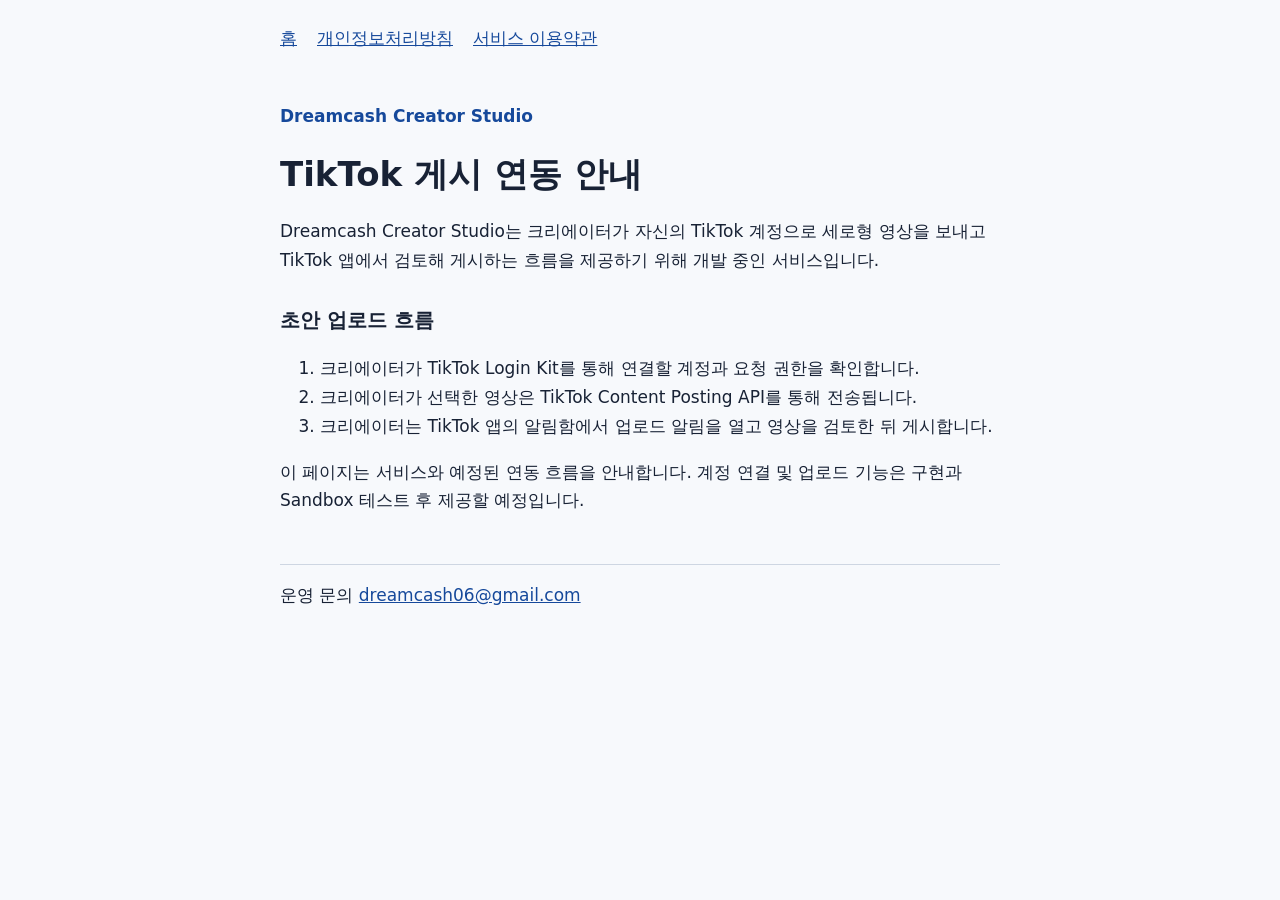
<file: apps/tiktok/index.html>
<!doctype html>
<html lang="ko">
<head>
  <meta charset="utf-8">
  <meta name="viewport" content="width=device-width, initial-scale=1">
  <title>TikTok 게시 연동 안내 | Dreamcash Creator Studio</title>
  <style>
    body { max-width: 720px; margin: auto; padding: 24px; font: 17px/1.7 system-ui, sans-serif; color: #182235; background: #f7f9fc; }
    a { color: #16499b; } nav { display: flex; flex-wrap: wrap; gap: 8px 20px; }
    main { padding: 32px 0; } h1 { line-height: 1.2; } h2 { margin-top: 28px; font-size: 1.25rem; }
    .eyebrow { font-weight: 700; color: #16499b; } footer { border-top: 1px solid #ced6e2; padding: 16px 0; }
  </style>
</head>
<body>
  <nav aria-label="서비스 안내"><a href="./">홈</a><a href="./privacy.html">개인정보처리방침</a><a href="./terms.html">서비스 이용약관</a></nav>
  <main><p class="eyebrow">Dreamcash Creator Studio</p><h1>TikTok 게시 연동 안내</h1>
<p>Dreamcash Creator Studio는 크리에이터가 자신의 TikTok 계정으로 세로형 영상을 보내고 TikTok 앱에서 검토해 게시하는 흐름을 제공하기 위해 개발 중인 서비스입니다.</p>
<h2>초안 업로드 흐름</h2>
<ol><li>크리에이터가 TikTok Login Kit를 통해 연결할 계정과 요청 권한을 확인합니다.</li><li>크리에이터가 선택한 영상은 TikTok Content Posting API를 통해 전송됩니다.</li><li>크리에이터는 TikTok 앱의 알림함에서 업로드 알림을 열고 영상을 검토한 뒤 게시합니다.</li></ol>
<p>이 페이지는 서비스와 예정된 연동 흐름을 안내합니다. 계정 연결 및 업로드 기능은 구현과 Sandbox 테스트 후 제공할 예정입니다.</p></main>
  <footer>운영 문의 <a href="mailto:dreamcash06@gmail.com">dreamcash06@gmail.com</a></footer>
</body>
</html>
</file>
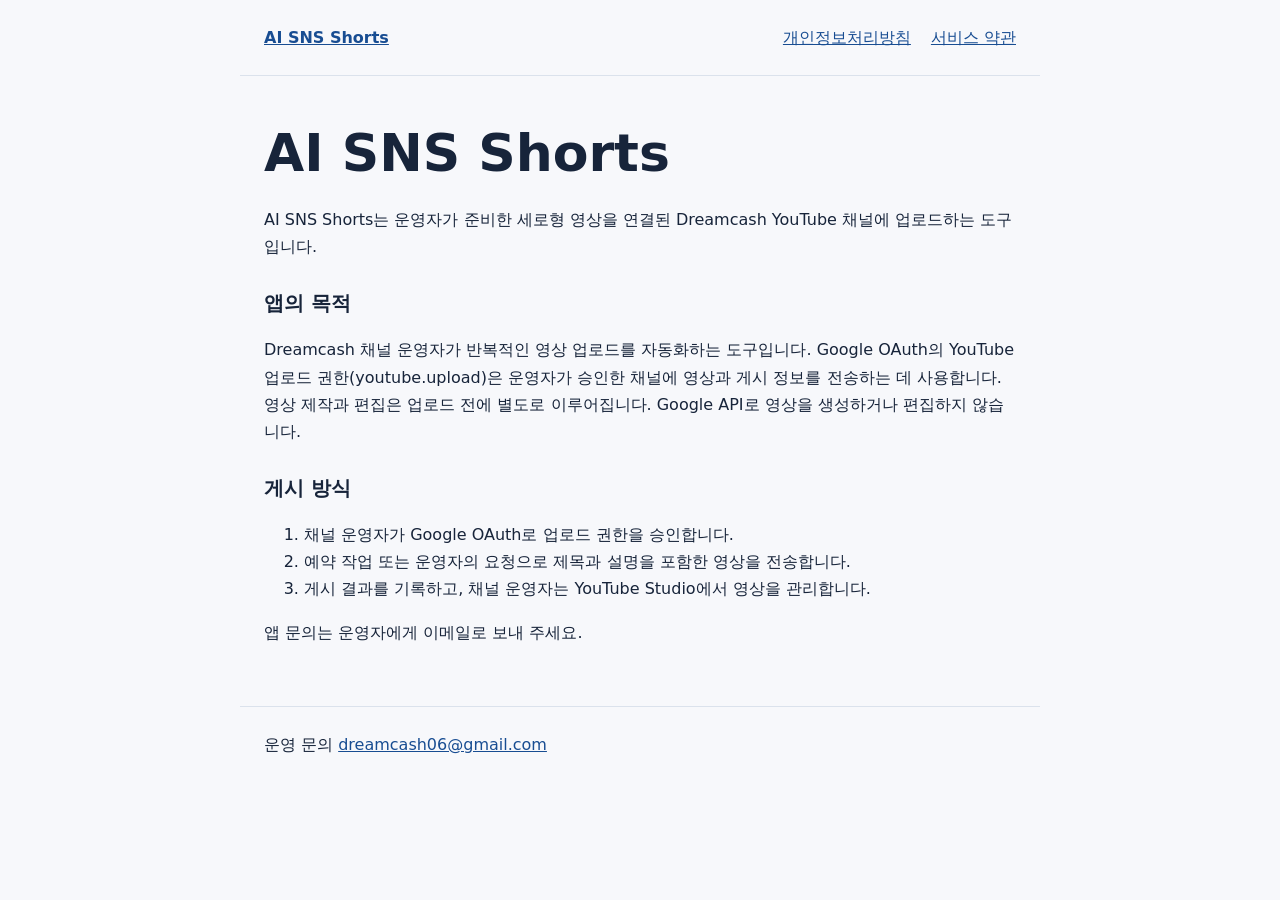
<file: apps/youtube/index.html>
<!doctype html>
<html lang="ko"><head><meta charset="utf-8"><meta name="viewport" content="width=device-width, initial-scale=1"><title>YouTube 쇼츠 자동 게시 | AI SNS Shorts</title><link rel="stylesheet" href="./style.css"></head>
<body><header><a href="./">AI SNS Shorts</a><nav aria-label="앱 안내"><a href="./privacy.html">개인정보처리방침</a><a href="./terms.html">서비스 약관</a></nav></header>
<main><h1>AI SNS Shorts</h1><p>AI SNS Shorts는 운영자가 준비한 세로형 영상을 연결된 Dreamcash YouTube 채널에 업로드하는 도구입니다.</p><h2>앱의 목적</h2><p>Dreamcash 채널 운영자가 반복적인 영상 업로드를 자동화하는 도구입니다. Google OAuth의 YouTube 업로드 권한(youtube.upload)은 운영자가 승인한 채널에 영상과 게시 정보를 전송하는 데 사용합니다. 영상 제작과 편집은 업로드 전에 별도로 이루어집니다. Google API로 영상을 생성하거나 편집하지 않습니다.</p><h2>게시 방식</h2><ol><li>채널 운영자가 Google OAuth로 업로드 권한을 승인합니다.</li><li>예약 작업 또는 운영자의 요청으로 제목과 설명을 포함한 영상을 전송합니다.</li><li>게시 결과를 기록하고, 채널 운영자는 YouTube Studio에서 영상을 관리합니다.</li></ol><p>앱 문의는 운영자에게 이메일로 보내 주세요.</p></main>
<footer>운영 문의 <a href="mailto:dreamcash06@gmail.com">dreamcash06@gmail.com</a></footer></body></html>
</file>
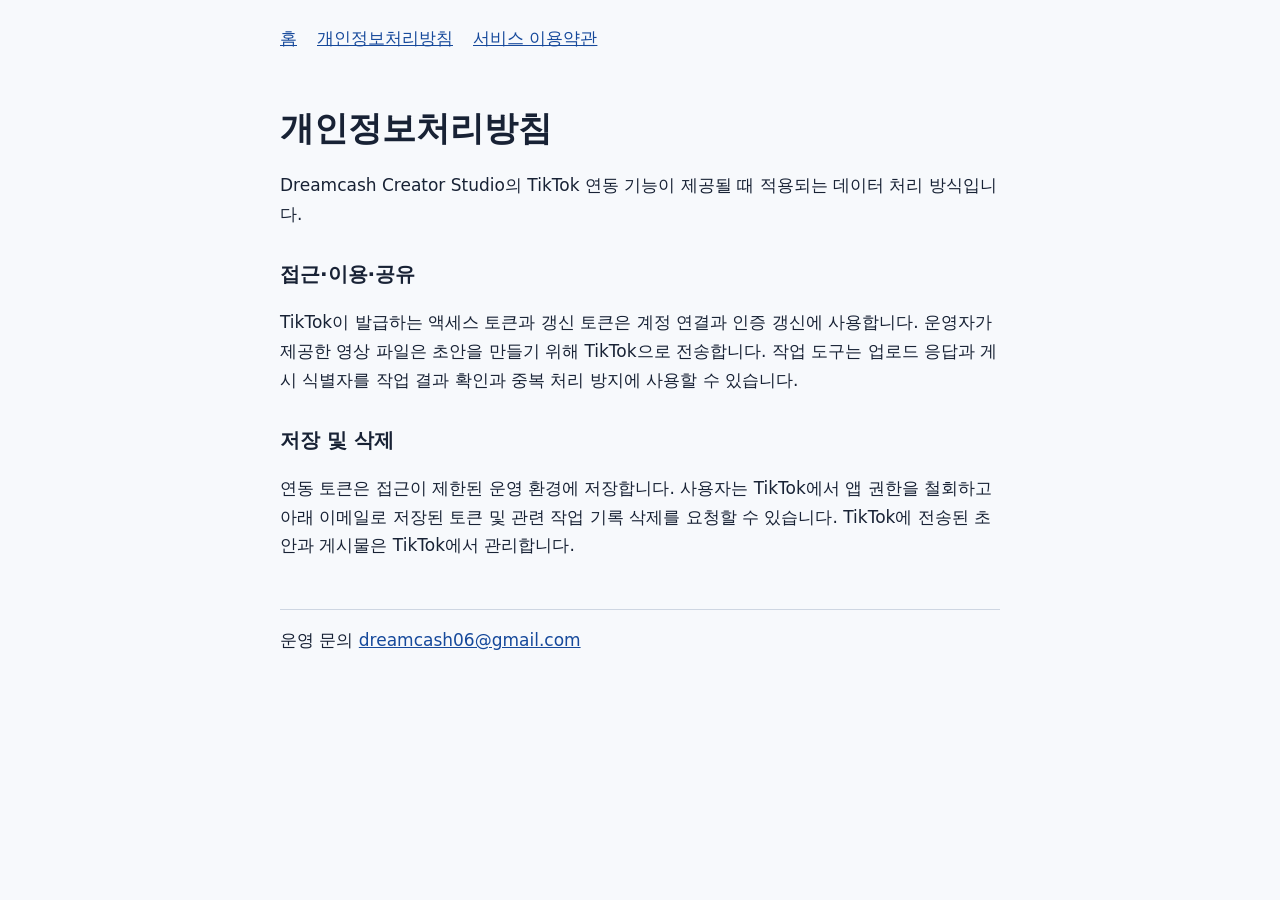
<file: apps/tiktok/privacy.html>
<!doctype html>
<html lang="ko">
<head>
  <meta charset="utf-8">
  <meta name="viewport" content="width=device-width, initial-scale=1">
  <title>개인정보처리방침 | Dreamcash Creator Studio</title>
  <style>
    body { max-width: 720px; margin: auto; padding: 24px; font: 17px/1.7 system-ui, sans-serif; color: #182235; background: #f7f9fc; }
    a { color: #16499b; } nav { display: flex; flex-wrap: wrap; gap: 8px 20px; }
    main { padding: 32px 0; } h1 { line-height: 1.2; } h2 { margin-top: 28px; font-size: 1.25rem; }
    .eyebrow { font-weight: 700; color: #16499b; } footer { border-top: 1px solid #ced6e2; padding: 16px 0; }
  </style>
</head>
<body>
  <nav aria-label="서비스 안내"><a href="./">홈</a><a href="./privacy.html">개인정보처리방침</a><a href="./terms.html">서비스 이용약관</a></nav>
  <main><h1>개인정보처리방침</h1><p>Dreamcash Creator Studio의 TikTok 연동 기능이 제공될 때 적용되는 데이터 처리 방식입니다.</p>
<h2>접근·이용·공유</h2><p>TikTok이 발급하는 액세스 토큰과 갱신 토큰은 계정 연결과 인증 갱신에 사용합니다. 운영자가 제공한 영상 파일은 초안을 만들기 위해 TikTok으로 전송합니다. 작업 도구는 업로드 응답과 게시 식별자를 작업 결과 확인과 중복 처리 방지에 사용할 수 있습니다.</p>
<h2>저장 및 삭제</h2><p>연동 토큰은 접근이 제한된 운영 환경에 저장합니다. 사용자는 TikTok에서 앱 권한을 철회하고 아래 이메일로 저장된 토큰 및 관련 작업 기록 삭제를 요청할 수 있습니다. TikTok에 전송된 초안과 게시물은 TikTok에서 관리합니다.</p></main>
  <footer>운영 문의 <a href="mailto:dreamcash06@gmail.com">dreamcash06@gmail.com</a></footer>
</body>
</html>
</file>
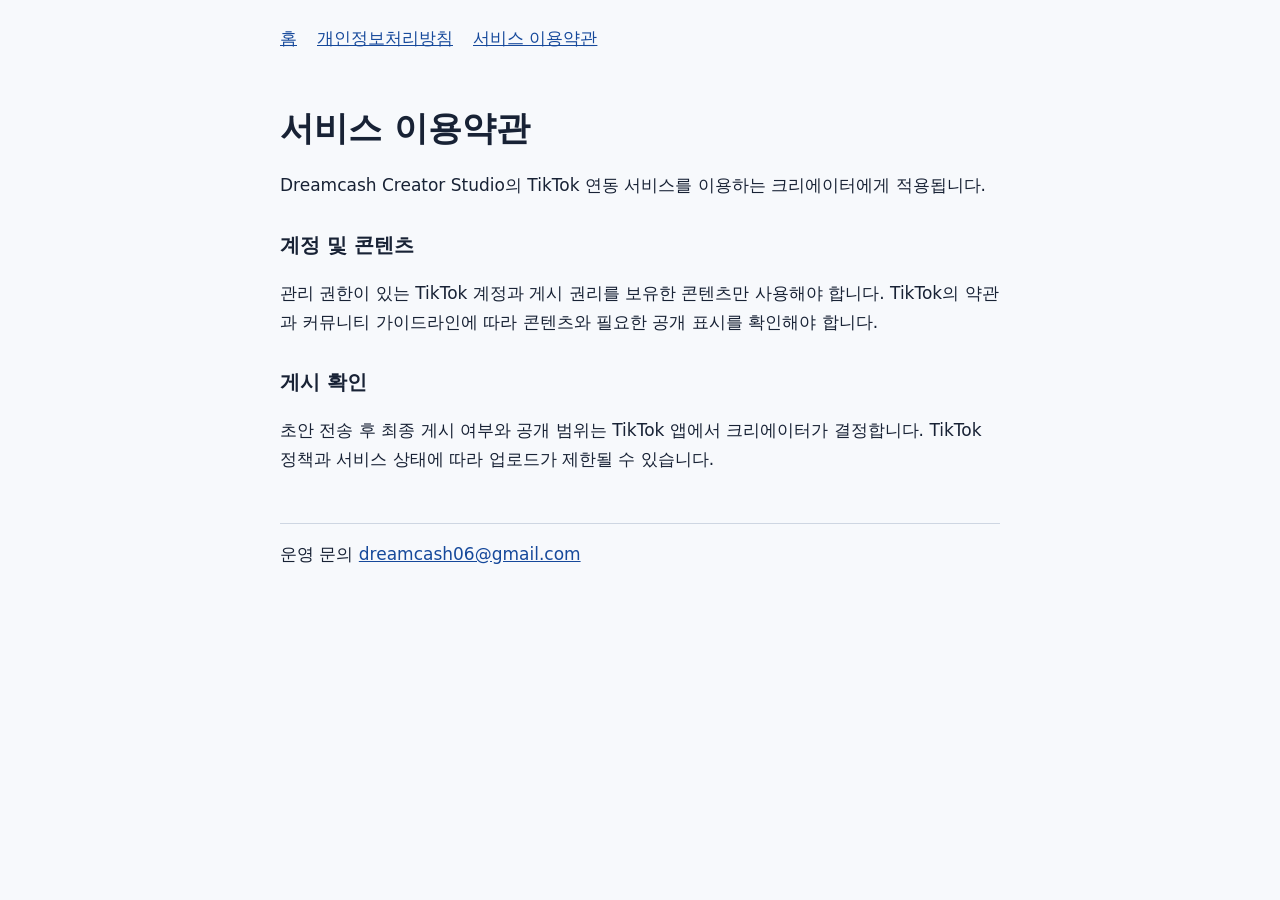
<file: apps/tiktok/terms.html>
<!doctype html>
<html lang="ko">
<head>
  <meta charset="utf-8">
  <meta name="viewport" content="width=device-width, initial-scale=1">
  <title>서비스 이용약관 | Dreamcash Creator Studio</title>
  <style>
    body { max-width: 720px; margin: auto; padding: 24px; font: 17px/1.7 system-ui, sans-serif; color: #182235; background: #f7f9fc; }
    a { color: #16499b; } nav { display: flex; flex-wrap: wrap; gap: 8px 20px; }
    main { padding: 32px 0; } h1 { line-height: 1.2; } h2 { margin-top: 28px; font-size: 1.25rem; }
    .eyebrow { font-weight: 700; color: #16499b; } footer { border-top: 1px solid #ced6e2; padding: 16px 0; }
  </style>
</head>
<body>
  <nav aria-label="서비스 안내"><a href="./">홈</a><a href="./privacy.html">개인정보처리방침</a><a href="./terms.html">서비스 이용약관</a></nav>
  <main><h1>서비스 이용약관</h1><p>Dreamcash Creator Studio의 TikTok 연동 서비스를 이용하는 크리에이터에게 적용됩니다.</p>
<h2>계정 및 콘텐츠</h2><p>관리 권한이 있는 TikTok 계정과 게시 권리를 보유한 콘텐츠만 사용해야 합니다. TikTok의 약관과 커뮤니티 가이드라인에 따라 콘텐츠와 필요한 공개 표시를 확인해야 합니다.</p>
<h2>게시 확인</h2><p>초안 전송 후 최종 게시 여부와 공개 범위는 TikTok 앱에서 크리에이터가 결정합니다. TikTok 정책과 서비스 상태에 따라 업로드가 제한될 수 있습니다.</p></main>
  <footer>운영 문의 <a href="mailto:dreamcash06@gmail.com">dreamcash06@gmail.com</a></footer>
</body>
</html>
</file>
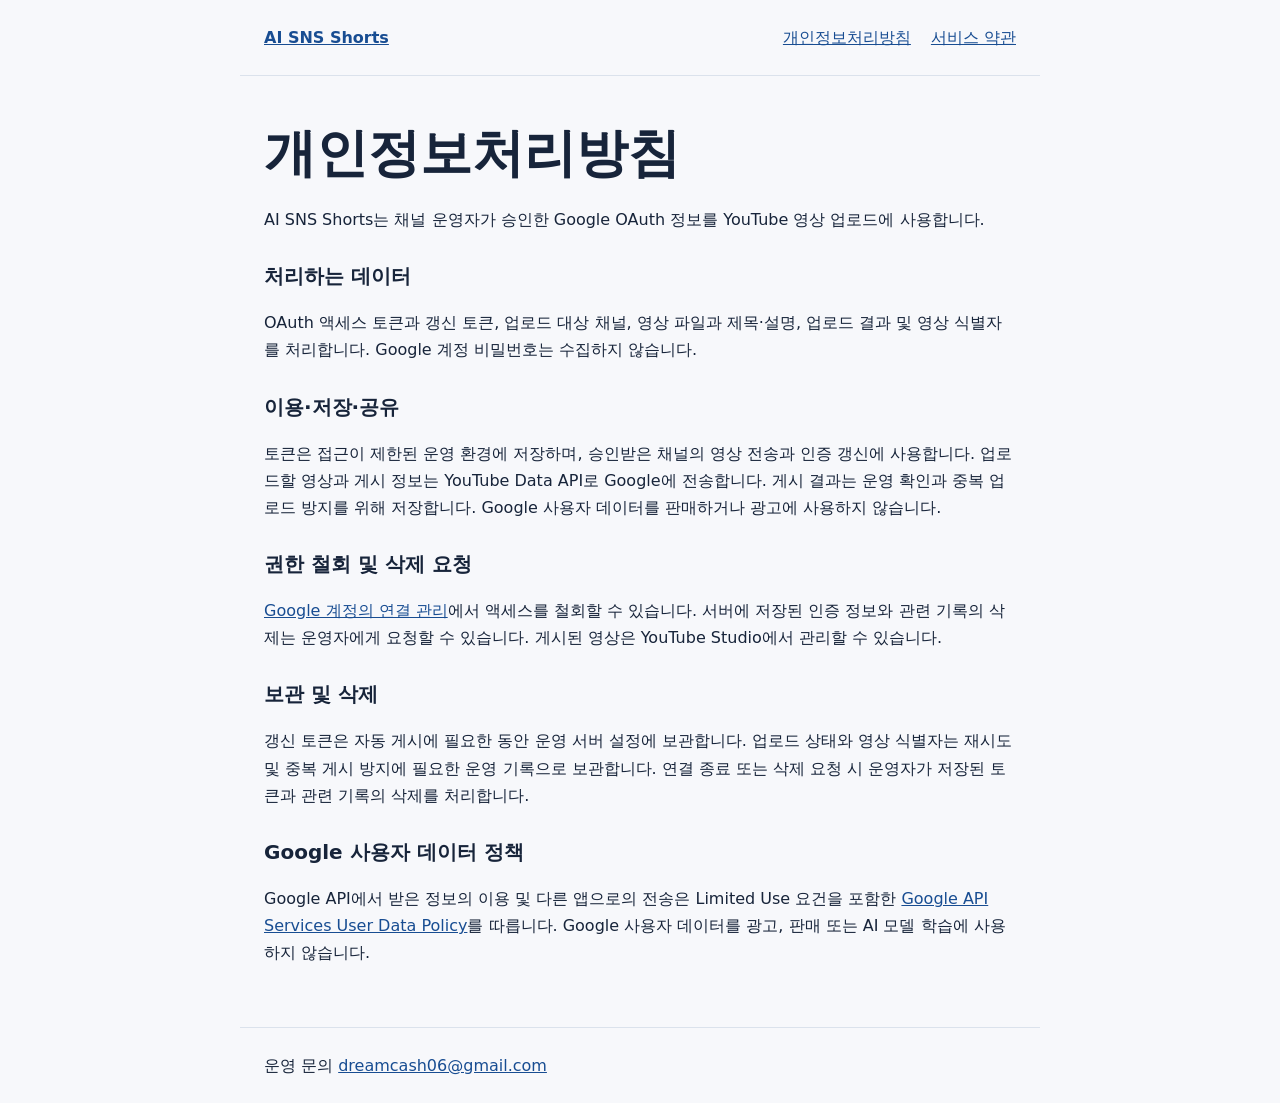
<file: apps/youtube/privacy.html>
<!doctype html>
<html lang="ko"><head><meta charset="utf-8"><meta name="viewport" content="width=device-width, initial-scale=1"><title>개인정보처리방침 | AI SNS Shorts</title><link rel="stylesheet" href="./style.css"></head>
<body><header><a href="./">AI SNS Shorts</a><nav aria-label="앱 안내"><a href="./privacy.html">개인정보처리방침</a><a href="./terms.html">서비스 약관</a></nav></header>
<main><h1>개인정보처리방침</h1><p>AI SNS Shorts는 채널 운영자가 승인한 Google OAuth 정보를 YouTube 영상 업로드에 사용합니다.</p><h2>처리하는 데이터</h2><p>OAuth 액세스 토큰과 갱신 토큰, 업로드 대상 채널, 영상 파일과 제목·설명, 업로드 결과 및 영상 식별자를 처리합니다. Google 계정 비밀번호는 수집하지 않습니다.</p><h2>이용·저장·공유</h2><p>토큰은 접근이 제한된 운영 환경에 저장하며, 승인받은 채널의 영상 전송과 인증 갱신에 사용합니다. 업로드할 영상과 게시 정보는 YouTube Data API로 Google에 전송합니다. 게시 결과는 운영 확인과 중복 업로드 방지를 위해 저장합니다. Google 사용자 데이터를 판매하거나 광고에 사용하지 않습니다.</p><h2>권한 철회 및 삭제 요청</h2><p><a href="https://myaccount.google.com/connections">Google 계정의 연결 관리</a>에서 액세스를 철회할 수 있습니다. 서버에 저장된 인증 정보와 관련 기록의 삭제는 운영자에게 요청할 수 있습니다. 게시된 영상은 YouTube Studio에서 관리할 수 있습니다.</p><h2>보관 및 삭제</h2><p>갱신 토큰은 자동 게시에 필요한 동안 운영 서버 설정에 보관합니다. 업로드 상태와 영상 식별자는 재시도 및 중복 게시 방지에 필요한 운영 기록으로 보관합니다. 연결 종료 또는 삭제 요청 시 운영자가 저장된 토큰과 관련 기록의 삭제를 처리합니다.</p><h2>Google 사용자 데이터 정책</h2><p>Google API에서 받은 정보의 이용 및 다른 앱으로의 전송은 Limited Use 요건을 포함한 <a href="https://developers.google.com/terms/api-services-user-data-policy">Google API Services User Data Policy</a>를 따릅니다. Google 사용자 데이터를 광고, 판매 또는 AI 모델 학습에 사용하지 않습니다.</p></main>
<footer>운영 문의 <a href="mailto:dreamcash06@gmail.com">dreamcash06@gmail.com</a></footer></body></html>
</file>
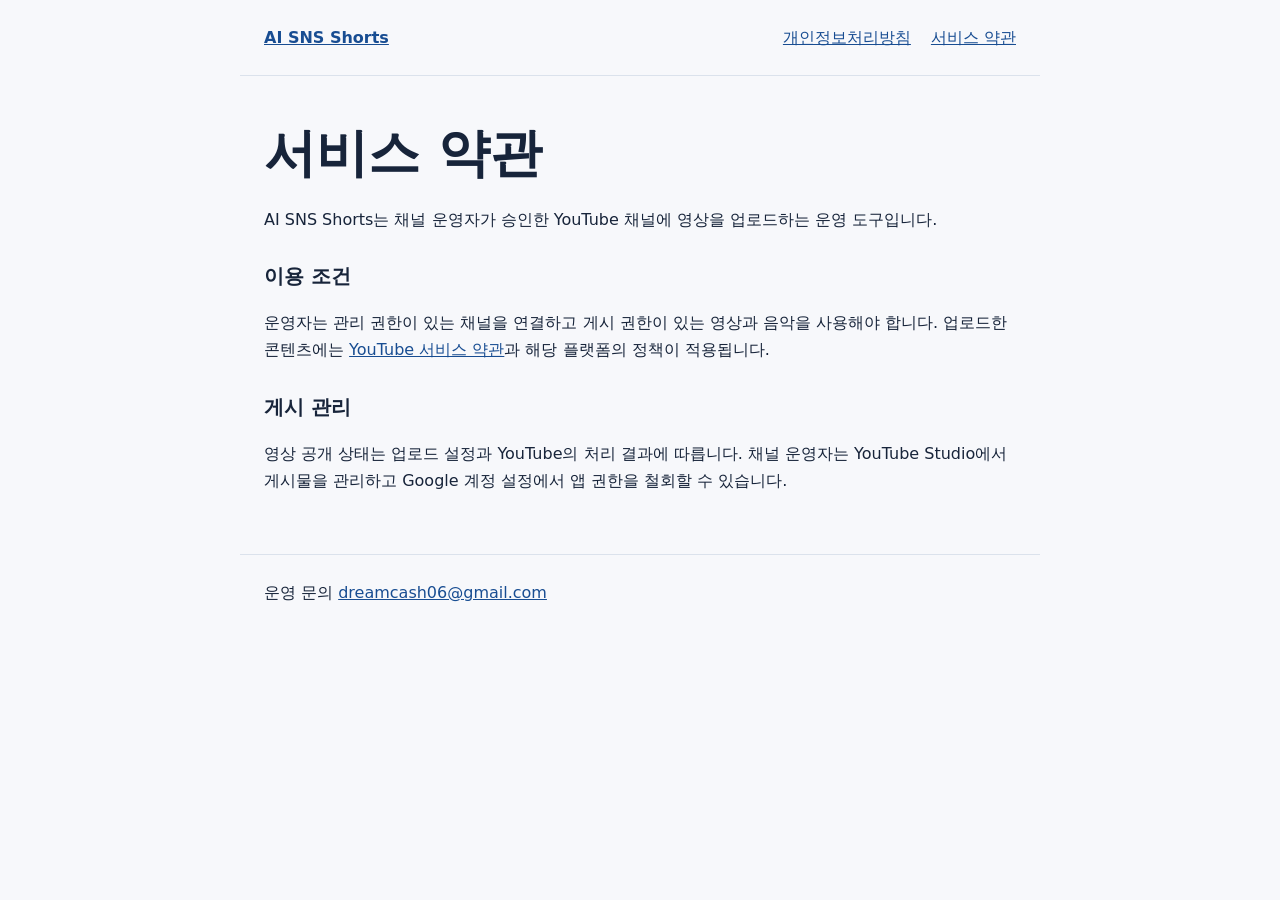
<file: apps/youtube/terms.html>
<!doctype html>
<html lang="ko"><head><meta charset="utf-8"><meta name="viewport" content="width=device-width, initial-scale=1"><title>서비스 약관 | AI SNS Shorts</title><link rel="stylesheet" href="./style.css"></head>
<body><header><a href="./">AI SNS Shorts</a><nav aria-label="앱 안내"><a href="./privacy.html">개인정보처리방침</a><a href="./terms.html">서비스 약관</a></nav></header>
<main><h1>서비스 약관</h1><p>AI SNS Shorts는 채널 운영자가 승인한 YouTube 채널에 영상을 업로드하는 운영 도구입니다.</p><h2>이용 조건</h2><p>운영자는 관리 권한이 있는 채널을 연결하고 게시 권한이 있는 영상과 음악을 사용해야 합니다. 업로드한 콘텐츠에는 <a href="https://www.youtube.com/t/terms">YouTube 서비스 약관</a>과 해당 플랫폼의 정책이 적용됩니다.</p><h2>게시 관리</h2><p>영상 공개 상태는 업로드 설정과 YouTube의 처리 결과에 따릅니다. 채널 운영자는 YouTube Studio에서 게시물을 관리하고 Google 계정 설정에서 앱 권한을 철회할 수 있습니다.</p></main>
<footer>운영 문의 <a href="mailto:dreamcash06@gmail.com">dreamcash06@gmail.com</a></footer></body></html>
</file>
<file: apps/youtube/style.css>
*{box-sizing:border-box}body{margin:0;background:#f7f8fb;color:#17243a;font:16px/1.7 "DM Sans",system-ui,sans-serif}header,main,footer{max-width:800px;margin:auto;padding:24px}header{display:flex;flex-wrap:wrap;gap:12px 28px;justify-content:space-between;border-bottom:1px solid #dbe2ec}header>a{font-weight:750}nav{display:flex;flex-wrap:wrap;gap:10px 20px}main{padding-top:48px;padding-bottom:44px}h1{font-size:clamp(2rem,6vw,3.25rem);line-height:1.15;margin:0 0 22px}h2{font-size:1.25rem;margin:26px 0 8px}a{color:#184d92}footer{border-top:1px solid #dbe2ec}
</file>
